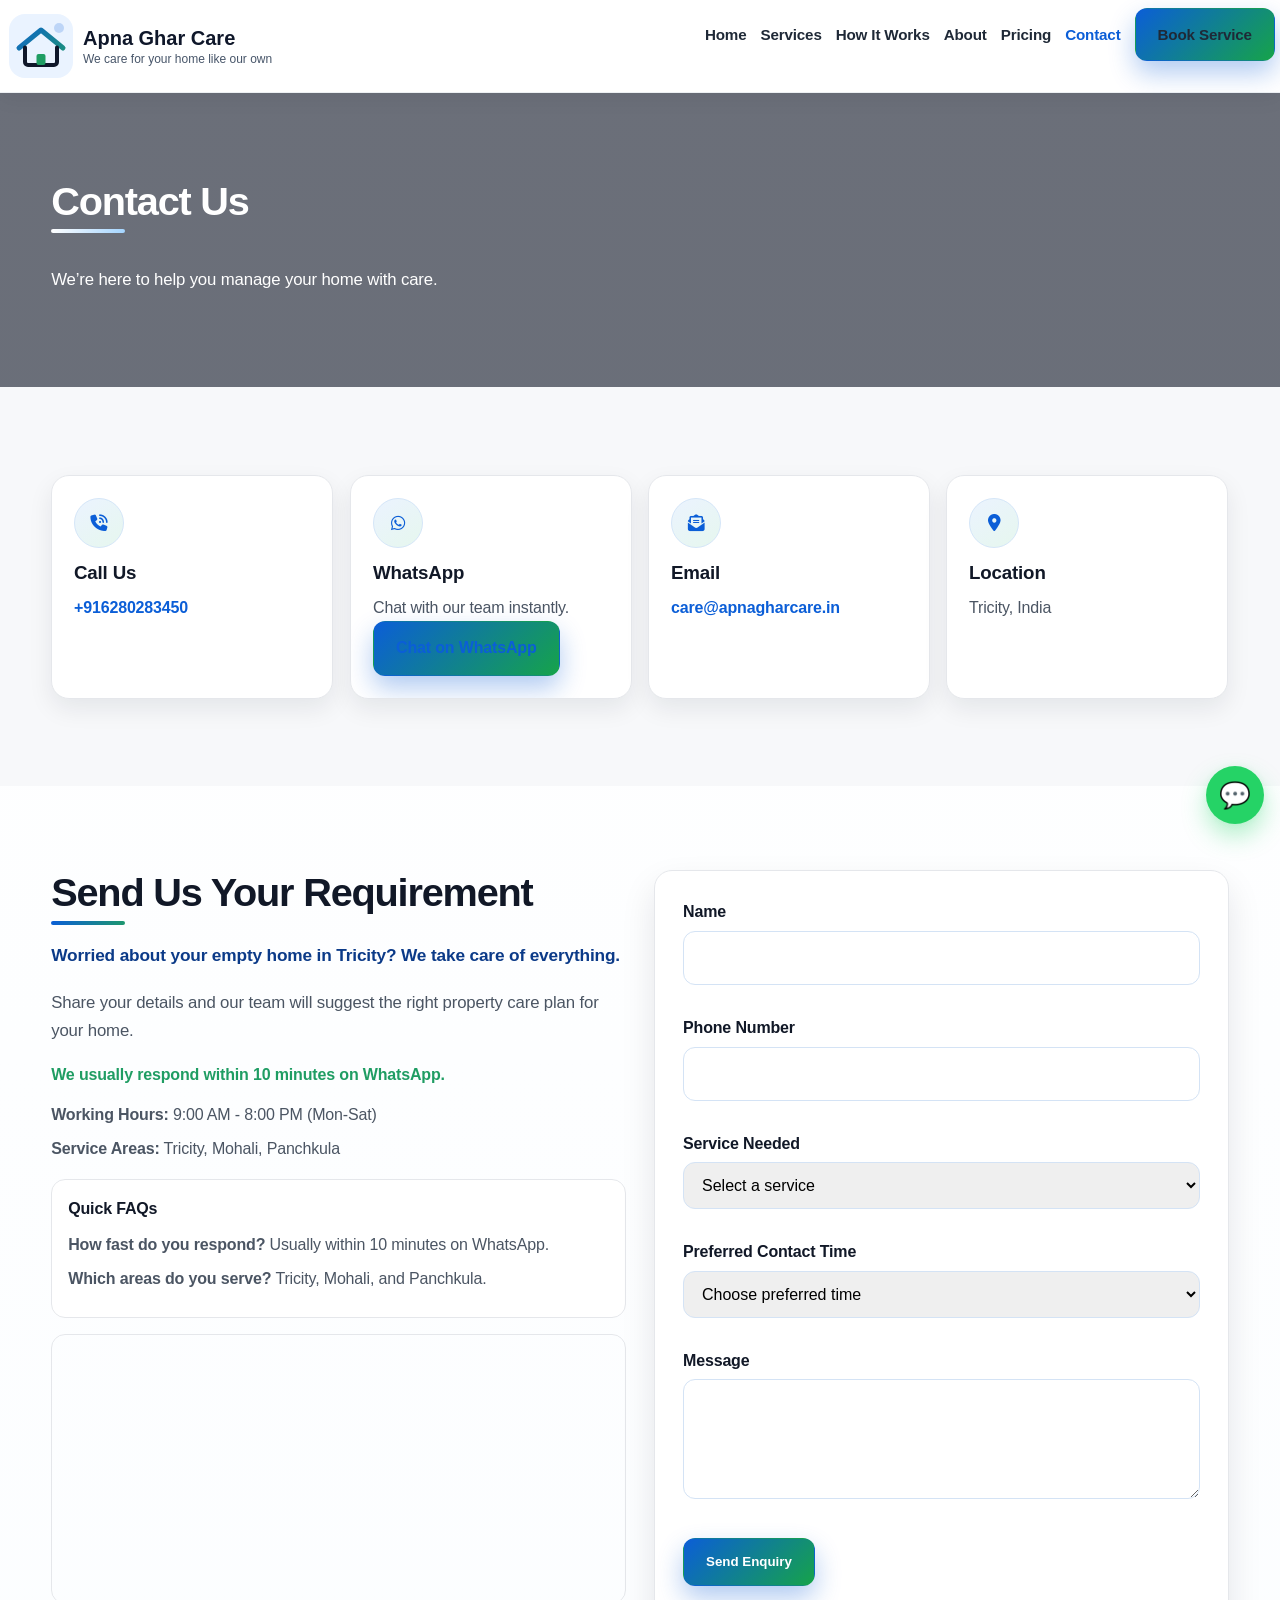
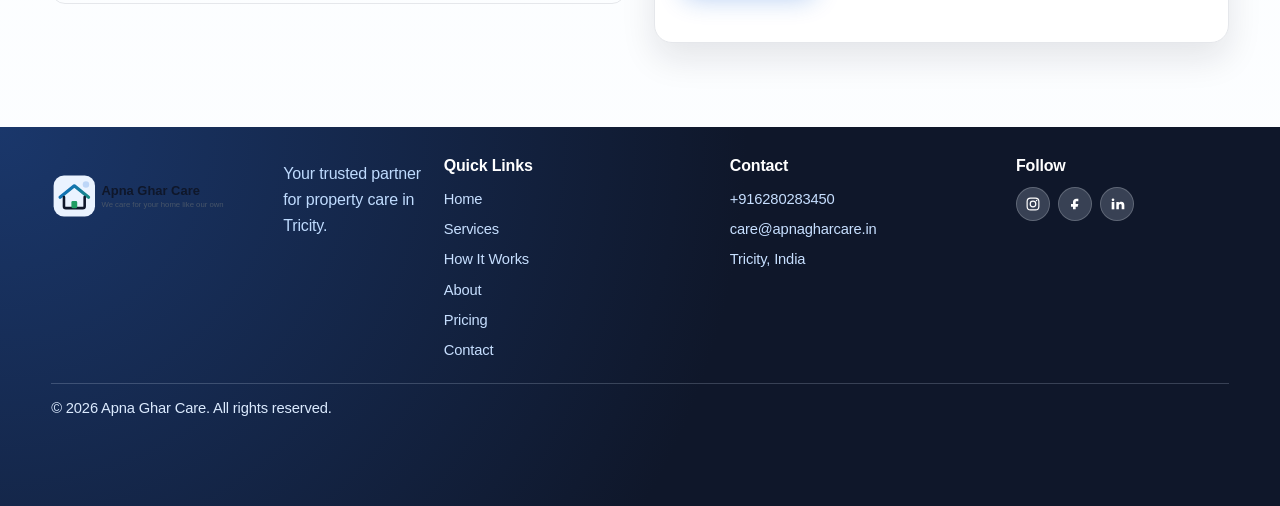
<file: contact.html>
<!DOCTYPE html>
<html lang="en">
  <head>
    <meta charset="UTF-8" />
    <meta name="viewport" content="width=device-width, initial-scale=1.0" />
    <title>Contact | Property Management Tricity - Apna Ghar Care</title>
    <meta
      name="description"
      content="Contact Apna Ghar Care for trusted Property Management Tricity and NRI Property Care Tricity. Call, WhatsApp, or submit the enquiry form."
    />
    <meta
      name="keywords"
      content="Property Management Tricity, NRI Property Care Tricity, Home Maintenance Tricity"
    />
    <link rel="icon" type="image/svg+xml" href="assets/logo.svg" />
    <link
      rel="stylesheet"
      href="https://cdnjs.cloudflare.com/ajax/libs/font-awesome/6.5.2/css/all.min.css"
    />
    <link rel="stylesheet" href="styles.css" />
  </head>
  <body class="page-contact">
    <div id="preloader" class="preloader">
      <div class="loader-dot"></div>
    </div>
    <header class="topbar">
      <div class="container nav-wrap">
        <a href="index.html" class="brand">
          <img src="assets/logo.svg" alt="Apna Ghar Care logo" />
        </a>
        <button class="menu-toggle" aria-label="Open menu">☰</button>
        <nav class="nav-links">
          <a href="index.html">Home</a>
          <a href="services.html">Services</a>
          <a href="how-it-works.html">How It Works</a>
          <a href="about.html">About</a>
          <a href="pricing.html">Pricing</a>
          <a class="active" href="contact.html">Contact</a>
          <a class="btn btn-primary" href="contact.html">Book Service</a>
        </nav>
      </div>
    </header>

    <main>
      <section class="contact-hero section-transition">
        <div class="contact-hero-overlay"></div>
        <div class="container contact-hero-content">
          <h1 class="section-title">Contact Us</h1>
          <p class="section-text">
            We’re here to help you manage your home with care.
          </p>
        </div>
      </section>

      <section class="section soft-bg section-transition">
        <div class="container">
          <div class="contact-cards">
            <article class="contact-card" data-reveal>
              <span class="contact-card-icon"><i class="fa-solid fa-phone-volume" aria-hidden="true"></i></span>
              <h3>Call Us</h3>
              <p><a href="tel:+916280283450">+916280283450</a></p>
            </article>
            <article class="contact-card" data-reveal>
              <span class="contact-card-icon"><i class="fa-brands fa-whatsapp" aria-hidden="true"></i></span>
              <h3>WhatsApp</h3>
              <p>Chat with our team instantly.</p>
              <a
                class="btn btn-primary"
                href="https://wa.me/919876543210?text=Hi%20Apna%20Ghar%20Care%2C%20I%20want%20a%20free%20inspection."
                target="_blank"
                rel="noopener noreferrer"
              >
                Chat on WhatsApp
              </a>
            </article>
            <article class="contact-card" data-reveal>
              <span class="contact-card-icon"><i class="fa-solid fa-envelope-open-text" aria-hidden="true"></i></span>
              <h3>Email</h3>
              <p><a href="mailto:care@apnagharcare.in">care@apnagharcare.in</a></p>
            </article>
            <article class="contact-card" data-reveal>
              <span class="contact-card-icon"><i class="fa-solid fa-location-dot" aria-hidden="true"></i></span>
              <h3>Location</h3>
              <p>Tricity, India</p>
            </article>
          </div>
        </div>
      </section>

      <section class="section section-transition">
        <div class="container contact-grid">
          <section data-reveal>
            <h2 class="section-title">Send Us Your Requirement</h2>
            <p class="emotional-hook">
              Worried about your empty home in Tricity? We take care of everything.
            </p>
            <p class="section-text">
              Share your details and our team will suggest the right property
              care plan for your home.
            </p>
            <p class="quick-reply">We usually respond within 10 minutes on WhatsApp.</p>
            <ul class="info-list">
              <li><strong>Working Hours:</strong> 9:00 AM - 8:00 PM (Mon-Sat)</li>
              <li><strong>Service Areas:</strong> Tricity, Mohali, Panchkula</li>
            </ul>
            <div class="faq-mini">
              <h3>Quick FAQs</h3>
              <p><strong>How fast do you respond?</strong> Usually within 10 minutes on WhatsApp.</p>
              <p><strong>Which areas do you serve?</strong> Tricity, Mohali, and Panchkula.</p>
            </div>
            <div class="map-wrap">
              <iframe
                title="Tricity location"
                src="https://www.google.com/maps?q=Tricity%2C%20India&output=embed"
                loading="lazy"
              ></iframe>
            </div>
          </section>

          <section data-reveal>
            <form id="contactForm" novalidate>
              <div class="form-group">
                <label for="name">Name</label>
                <input id="name" name="name" type="text" required />
                <small class="error" id="nameError"></small>
              </div>
              <div class="form-group">
                <label for="phone">Phone Number</label>
                <input id="phone" name="phone" type="tel" required />
                <small class="error" id="phoneError"></small>
              </div>
              <div class="form-group">
                <label for="serviceNeeded">Service Needed</label>
                <select id="serviceNeeded" name="serviceNeeded" required>
                  <option value="">Select a service</option>
                  <option value="inspection">Property Inspection</option>
                  <option value="cleaning">Cleaning and Maintenance</option>
                  <option value="tenant">Tenant Management</option>
                  <option value="full">Full Property Management</option>
                </select>
                <small class="error" id="serviceError"></small>
              </div>
              <div class="form-group">
                <label for="contactTime">Preferred Contact Time</label>
                <select id="contactTime" name="contactTime" required>
                  <option value="">Choose preferred time</option>
                  <option value="morning">Morning (9 AM - 12 PM)</option>
                  <option value="afternoon">Afternoon (12 PM - 4 PM)</option>
                  <option value="evening">Evening (4 PM - 8 PM)</option>
                </select>
                <small class="error" id="timeError"></small>
              </div>
              <div class="form-group">
                <label for="message">Message</label>
                <textarea id="message" name="message" required></textarea>
                <small class="error" id="messageError"></small>
              </div>
              <button class="btn btn-primary" type="submit">Send Enquiry</button>
              <p class="form-success" id="formSuccess"></p>
            </form>
          </section>
        </div>
      </section>
    </main>

    <footer class="footer">
      <div class="container footer-grid">
        <div class="footer-brand">
          <img src="assets/logo.svg" alt="Apna Ghar Care logo" />
          <p>Your trusted partner for property care in Tricity.</p>
        </div>
        <div class="footer-links">
          <h4>Quick Links</h4>
          <a href="index.html">Home</a>
          <a href="services.html">Services</a>
          <a href="how-it-works.html">How It Works</a>
          <a href="about.html">About</a>
          <a href="pricing.html">Pricing</a>
          <a href="contact.html">Contact</a>
        </div>
        <div class="footer-links">
          <h4>Contact</h4>
          <a href="tel:+916280283450">+916280283450</a>
          <a href="mailto:care@apnagharcare.in">care@apnagharcare.in</a>
          <span>Tricity, India</span>
        </div>
        <div class="footer-links">
          <h4>Follow</h4>
          <div class="social-row">
            <a href="#" aria-label="Instagram">
              <svg viewBox="0 0 24 24" aria-hidden="true">
                <rect x="3.2" y="3.2" width="17.6" height="17.6" rx="5.2" fill="none" stroke="currentColor" stroke-width="1.8"/>
                <circle cx="12" cy="12" r="4.2" fill="none" stroke="currentColor" stroke-width="1.8"/>
                <circle cx="17.4" cy="6.7" r="1.2" fill="currentColor"/>
              </svg>
            </a>
            <a href="#" aria-label="Facebook">
              <svg viewBox="0 0 24 24" aria-hidden="true">
                <path d="M14 8h3V4h-3c-3 0-5 2-5 5v3H6v4h3v4h4v-4h3l1-4h-4V9c0-.6.4-1 1-1z" fill="currentColor"/>
              </svg>
            </a>
            <a href="#" aria-label="LinkedIn">
              <svg viewBox="0 0 24 24" aria-hidden="true">
                <rect x="4" y="9" width="4" height="11" fill="currentColor"/>
                <circle cx="6" cy="5.8" r="2" fill="currentColor"/>
                <path d="M11 9h3.8v1.6c.7-1.1 2-1.9 3.8-1.9 3.2 0 4.4 2 4.4 5.2V20h-4v-5.2c0-1.5-.3-2.7-2-2.7-1.7 0-2.2 1.3-2.2 2.6V20H11V9z" fill="currentColor"/>
              </svg>
            </a>
          </div>
        </div>
      </div>
      <div class="container footer-copy">
        <span>© 2026 Apna Ghar Care. All rights reserved.</span>
      </div>
    </footer>

    <a class="wa-float" href="https://wa.me/919876543210?text=Hi%20Apna%20Ghar%20Care%2C%20I%20want%20a%20free%20inspection." target="_blank" rel="noopener noreferrer" aria-label="Chat on WhatsApp">💬</a>
    <div class="sticky-mobile-cta">
      <a href="tel:+916280283450">📞 Call Now</a>
      <a href="https://wa.me/919876543210?text=Hi%20Apna%20Ghar%20Care%2C%20I%20want%20a%20free%20inspection." target="_blank" rel="noopener noreferrer">💬 WhatsApp</a>
    </div>
    <button id="backToTop" class="back-to-top" aria-label="Back to top">↑</button>
    <script src="script.js"></script>
  </body>
</html>
</file>
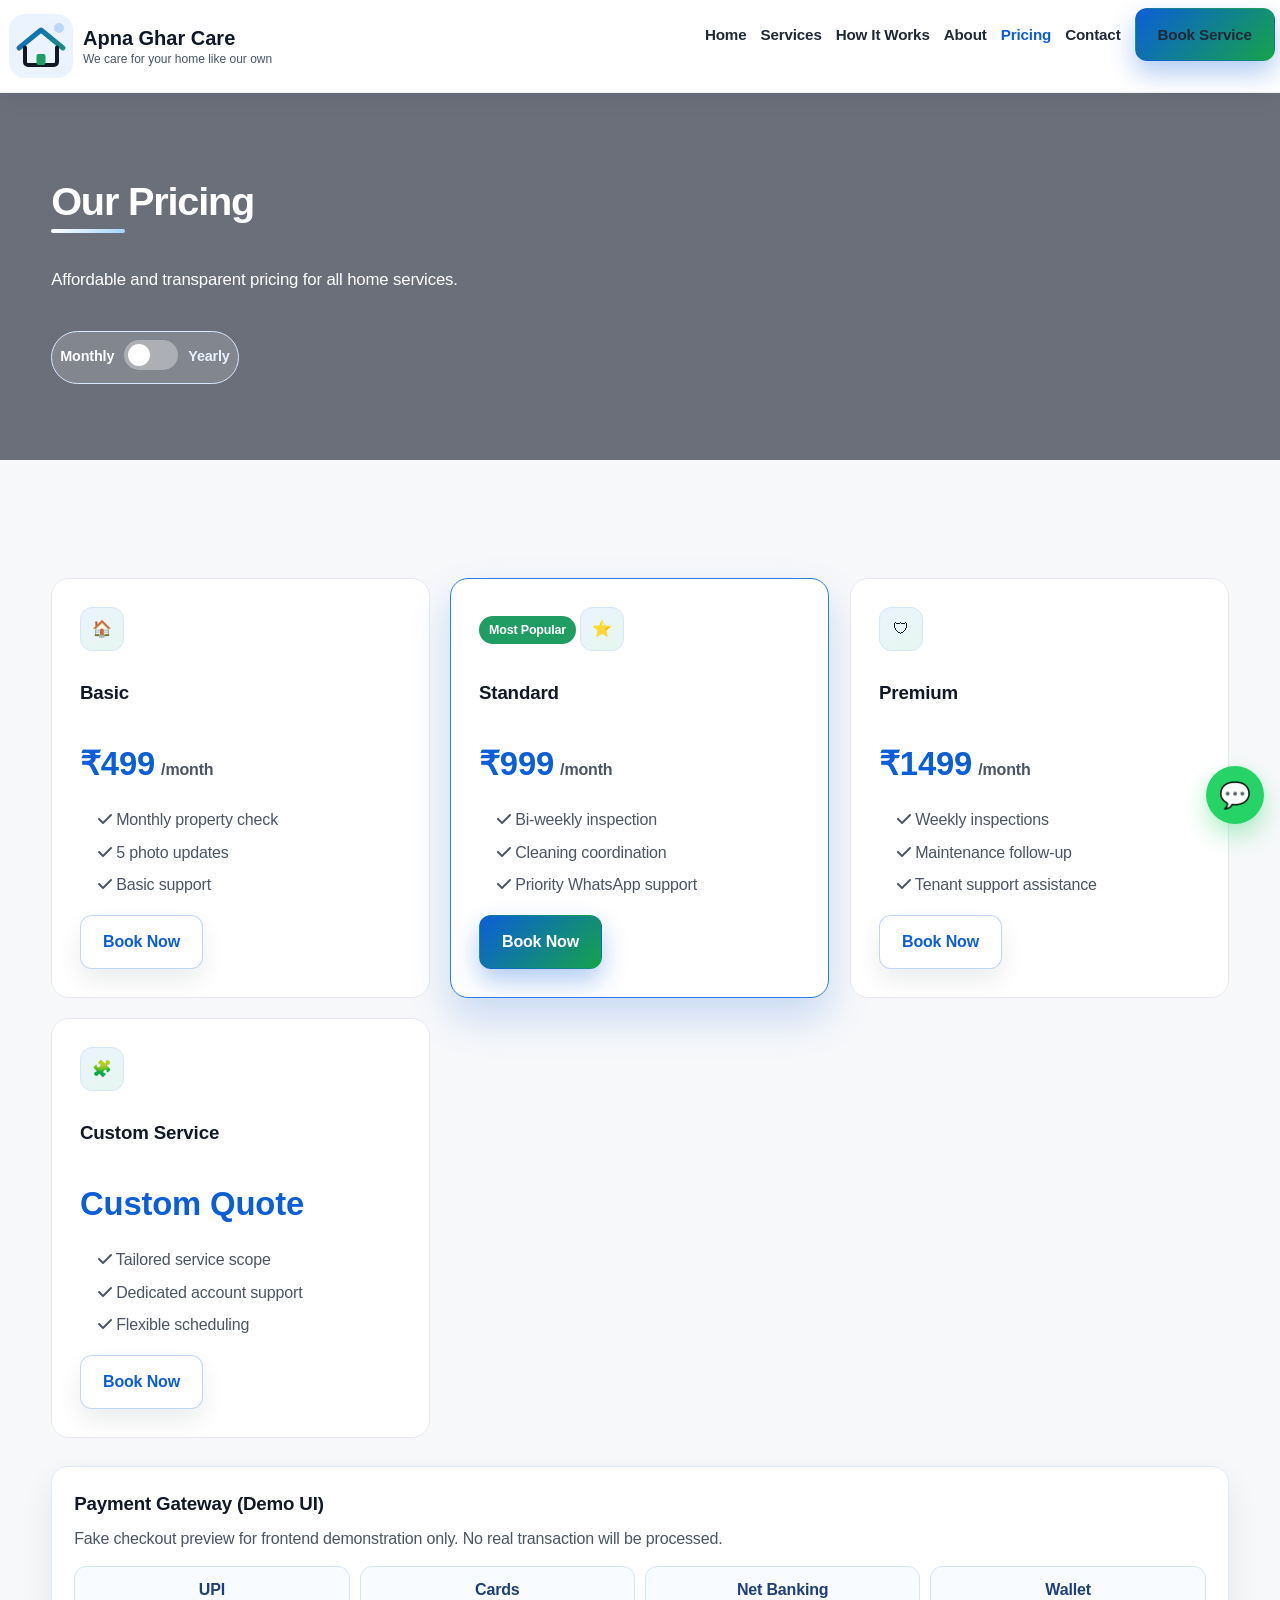
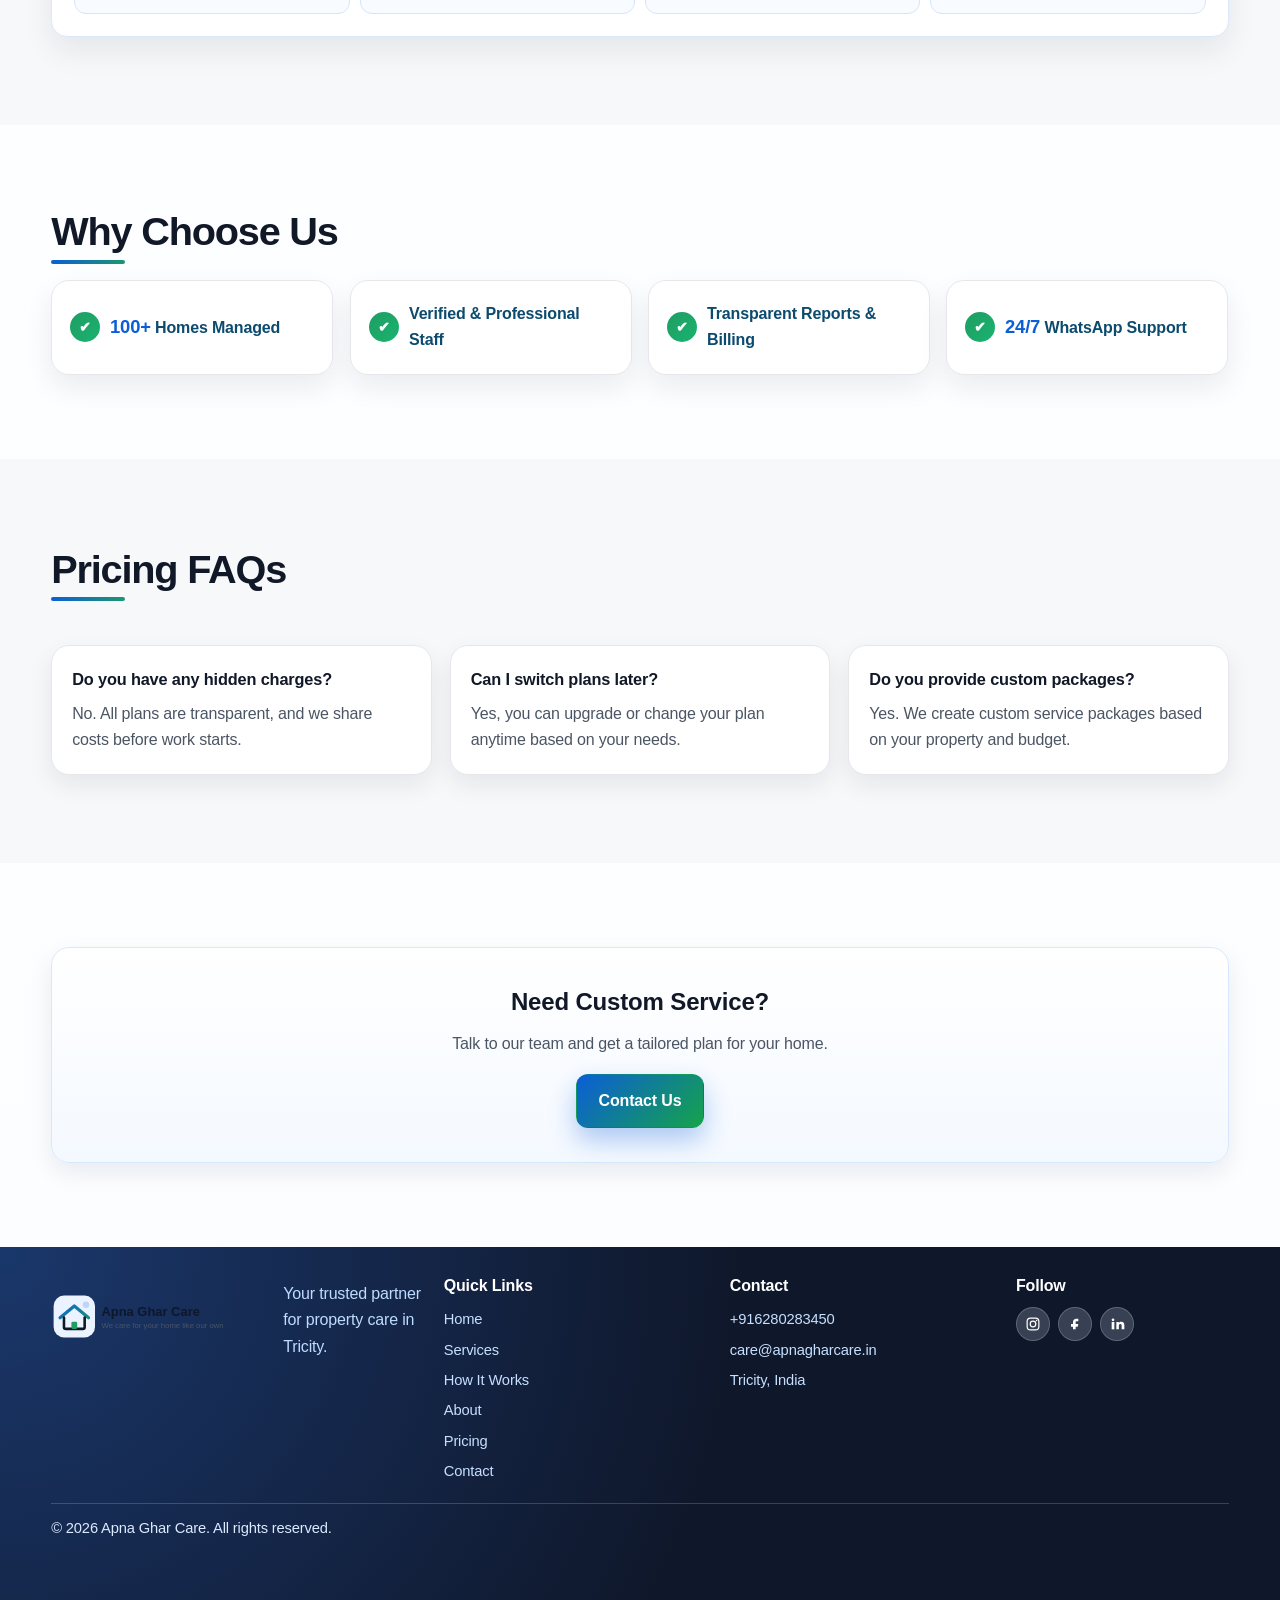
<file: pricing.html>
<!DOCTYPE html>
<html lang="en">
  <head>
    <meta charset="UTF-8" />
    <meta name="viewport" content="width=device-width, initial-scale=1.0" />
    <title>Our Pricing | Apna Ghar Care</title>
    <meta
      name="description"
      content="Affordable and transparent pricing for home services in Tricity. Choose Basic, Standard, Premium, or Custom plans with Apna Ghar Care."
    />
    <meta
      name="keywords"
      content="Pricing Tricity, Home Service Pricing Tricity, Property Management Tricity"
    />
    <link rel="icon" type="image/svg+xml" href="assets/logo.svg" />
    <link
      rel="stylesheet"
      href="https://cdnjs.cloudflare.com/ajax/libs/font-awesome/6.5.2/css/all.min.css"
    />
    <link rel="stylesheet" href="styles.css" />
    <style>
      .pricing-toggle-wrap {
        margin-top: 20px;
        display: inline-flex;
        align-items: center;
        gap: 10px;
        padding: 8px;
        border-radius: 999px;
        border: 1px solid #d7e7ff;
        background: rgba(255, 255, 255, 0.16);
      }

      .toggle-label {
        font-weight: 700;
        color: #e8f2ff;
        font-size: 0.9rem;
      }

      .toggle-label.active {
        color: #ffffff;
      }

      .pricing-switch {
        position: relative;
        width: 54px;
        height: 30px;
        display: inline-block;
      }

      .pricing-switch input {
        opacity: 0;
        width: 0;
        height: 0;
      }

      .switch-slider {
        position: absolute;
        inset: 0;
        border-radius: 999px;
        background: rgba(255, 255, 255, 0.34);
        cursor: pointer;
        transition: background 0.25s ease;
      }

      .switch-slider::before {
        content: "";
        position: absolute;
        width: 22px;
        height: 22px;
        border-radius: 50%;
        left: 4px;
        top: 4px;
        background: #ffffff;
        transition: transform 0.25s ease;
      }

      .pricing-switch input:checked + .switch-slider::before {
        transform: translateX(24px);
      }

      .pricing-switch input:checked + .switch-slider {
        background: rgba(31, 157, 99, 0.62);
      }

      .price-row {
        display: flex;
        align-items: baseline;
        gap: 6px;
      }

      .price-period {
        color: var(--muted);
        font-weight: 600;
      }

      .save-tag {
        margin: 6px 0 0;
        display: none;
        color: #0f9f61;
        font-weight: 700;
        font-size: 0.86rem;
      }

      .save-tag.show {
        display: block;
      }

      .payment-demo {
        margin-top: 28px;
        border: 1px solid #dbe7fb;
        border-radius: 16px;
        background: #fff;
        box-shadow: 0 14px 30px rgba(17, 24, 39, 0.08);
        padding: 22px;
      }

      .payment-demo h3 {
        margin: 0 0 6px;
      }

      .payment-demo p {
        margin: 0 0 14px;
        color: var(--muted);
      }

      .payment-options {
        display: grid;
        grid-template-columns: repeat(4, 1fr);
        gap: 10px;
      }

      .payment-pill {
        border: 1px solid #d6e5fb;
        border-radius: 12px;
        padding: 10px;
        text-align: center;
        font-weight: 700;
        color: #1f3f7a;
        background: #f8fbff;
      }

      @media (max-width: 780px) {
        .payment-options {
          grid-template-columns: repeat(2, 1fr);
        }
      }
    </style>
  </head>
  <body class="page-pricing">
    <div id="preloader" class="preloader">
      <div class="loader-dot"></div>
    </div>

    <header class="topbar">
      <div class="container nav-wrap">
        <a href="index.html" class="brand">
          <img src="assets/logo.svg" alt="Apna Ghar Care logo" />
        </a>
        <button class="menu-toggle" aria-label="Open menu">☰</button>
        <nav class="nav-links">
          <a href="index.html">Home</a>
          <a href="services.html">Services</a>
          <a href="how-it-works.html">How It Works</a>
          <a href="about.html">About</a>
          <a class="active" href="pricing.html">Pricing</a>
          <a href="contact.html">Contact</a>
          <a class="btn btn-primary" href="contact.html">Book Service</a>
        </nav>
      </div>
    </header>

    <main>
      <section class="pricing-hero section-transition">
        <div class="pricing-hero-overlay"></div>
        <div class="container pricing-hero-content">
          <h1 class="section-title">Our Pricing</h1>
          <p class="section-text">
            Affordable and transparent pricing for all home services.
          </p>
          <div class="pricing-toggle-wrap" data-reveal>
            <span id="monthlyLabel" class="toggle-label active">Monthly</span>
            <label class="pricing-switch" aria-label="Toggle monthly or yearly pricing">
              <input id="pricingToggle" type="checkbox" />
              <span class="switch-slider"></span>
            </label>
            <span id="yearlyLabel" class="toggle-label">Yearly</span>
          </div>
        </div>
      </section>

      <section class="section soft-bg section-transition">
        <div class="container">
          <div class="pricing-grid pricing-page-grid">
            <article class="pricing-card" data-reveal>
              <span class="plan-icon">🏠</span>
              <h3>Basic</h3>
              <div class="price-row">
                <p class="price" data-monthly="499" data-yearly="4499">₹499</p>
                <span class="price-period">/month</span>
              </div>
              <p class="save-tag">Save 20% on yearly plan</p>
              <ul class="feature-list">
                <li><i class="fa-solid fa-check"></i> Monthly property check</li>
                <li><i class="fa-solid fa-check"></i> 5 photo updates</li>
                <li><i class="fa-solid fa-check"></i> Basic support</li>
              </ul>
              <a class="btn btn-secondary plan-book" data-plan="Basic" href="#">Book Now</a>
            </article>

            <article class="pricing-card highlight" data-reveal>
              <p class="popular-tag">Most Popular</p>
              <span class="plan-icon">⭐</span>
              <h3>Standard</h3>
              <div class="price-row">
                <p class="price" data-monthly="999" data-yearly="8999">₹999</p>
                <span class="price-period">/month</span>
              </div>
              <p class="save-tag">Save 20% on yearly plan</p>
              <ul class="feature-list">
                <li><i class="fa-solid fa-check"></i> Bi-weekly inspection</li>
                <li><i class="fa-solid fa-check"></i> Cleaning coordination</li>
                <li><i class="fa-solid fa-check"></i> Priority WhatsApp support</li>
              </ul>
              <a class="btn btn-primary plan-book" data-plan="Standard" href="#">Book Now</a>
            </article>

            <article class="pricing-card" data-reveal>
              <span class="plan-icon">🛡</span>
              <h3>Premium</h3>
              <div class="price-row">
                <p class="price" data-monthly="1499" data-yearly="12999">₹1499</p>
                <span class="price-period">/month</span>
              </div>
              <p class="save-tag">Save 20% on yearly plan</p>
              <ul class="feature-list">
                <li><i class="fa-solid fa-check"></i> Weekly inspections</li>
                <li><i class="fa-solid fa-check"></i> Maintenance follow-up</li>
                <li><i class="fa-solid fa-check"></i> Tenant support assistance</li>
              </ul>
              <a class="btn btn-secondary plan-book" data-plan="Premium" href="#">Book Now</a>
            </article>

            <article class="pricing-card" data-reveal>
              <span class="plan-icon">🧩</span>
              <h3>Custom Service</h3>
              <div class="price-row">
                <p class="price">Custom Quote</p>
              </div>
              <ul class="feature-list">
                <li><i class="fa-solid fa-check"></i> Tailored service scope</li>
                <li><i class="fa-solid fa-check"></i> Dedicated account support</li>
                <li><i class="fa-solid fa-check"></i> Flexible scheduling</li>
              </ul>
              <a class="btn btn-secondary plan-book" data-plan="Custom Service" href="#">Book Now</a>
            </article>
          </div>

          <div class="payment-demo" data-reveal>
            <h3>Payment Gateway (Demo UI)</h3>
            <p>
              Fake checkout preview for frontend demonstration only. No real transaction will be processed.
            </p>
            <div class="payment-options">
              <div class="payment-pill">UPI</div>
              <div class="payment-pill">Cards</div>
              <div class="payment-pill">Net Banking</div>
              <div class="payment-pill">Wallet</div>
            </div>
          </div>
        </div>
      </section>

      <section class="section section-transition">
        <div class="container">
          <h2 class="section-title" data-reveal>Why Choose Us</h2>
          <div class="trust-badges">
            <article class="badge" data-reveal>
              <span class="badge-mark">✔</span>
              <span><b class="badge-metric">100+</b> Homes Managed</span>
            </article>
            <article class="badge" data-reveal>
              <span class="badge-mark">✔</span>
              <span>Verified &amp; Professional Staff</span>
            </article>
            <article class="badge" data-reveal>
              <span class="badge-mark">✔</span>
              <span>Transparent Reports &amp; Billing</span>
            </article>
            <article class="badge" data-reveal>
              <span class="badge-mark">✔</span>
              <span><b class="badge-metric">24/7</b> WhatsApp Support</span>
            </article>
          </div>
        </div>
      </section>

      <section class="section soft-bg section-transition">
        <div class="container">
          <h2 class="section-title" data-reveal>Pricing FAQs</h2>
          <div class="faq-grid">
            <article class="faq-card" data-reveal>
              <h3>Do you have any hidden charges?</h3>
              <p>No. All plans are transparent, and we share costs before work starts.</p>
            </article>
            <article class="faq-card" data-reveal>
              <h3>Can I switch plans later?</h3>
              <p>Yes, you can upgrade or change your plan anytime based on your needs.</p>
            </article>
            <article class="faq-card" data-reveal>
              <h3>Do you provide custom packages?</h3>
              <p>Yes. We create custom service packages based on your property and budget.</p>
            </article>
          </div>
        </div>
      </section>

      <section class="section section-transition">
        <div class="container cta-block" data-reveal>
          <h2>Need Custom Service?</h2>
          <p>Talk to our team and get a tailored plan for your home.</p>
          <a class="btn btn-primary" href="contact.html">Contact Us</a>
        </div>
      </section>
    </main>

    <footer class="footer">
      <div class="container footer-grid">
        <div class="footer-brand">
          <img src="assets/logo.svg" alt="Apna Ghar Care logo" />
          <p>Your trusted partner for property care in Tricity.</p>
        </div>
        <div class="footer-links">
          <h4>Quick Links</h4>
          <a href="index.html">Home</a>
          <a href="services.html">Services</a>
          <a href="how-it-works.html">How It Works</a>
          <a href="about.html">About</a>
          <a href="pricing.html">Pricing</a>
          <a href="contact.html">Contact</a>
        </div>
        <div class="footer-links">
          <h4>Contact</h4>
          <a href="tel:+916280283450">+916280283450</a>
          <a href="mailto:care@apnagharcare.in">care@apnagharcare.in</a>
          <span>Tricity, India</span>
        </div>
        <div class="footer-links">
          <h4>Follow</h4>
          <div class="social-row">
            <a href="#" aria-label="Instagram">
              <svg viewBox="0 0 24 24" aria-hidden="true">
                <rect x="3.2" y="3.2" width="17.6" height="17.6" rx="5.2" fill="none" stroke="currentColor" stroke-width="1.8"/>
                <circle cx="12" cy="12" r="4.2" fill="none" stroke="currentColor" stroke-width="1.8"/>
                <circle cx="17.4" cy="6.7" r="1.2" fill="currentColor"/>
              </svg>
            </a>
            <a href="#" aria-label="Facebook">
              <svg viewBox="0 0 24 24" aria-hidden="true">
                <path d="M14 8h3V4h-3c-3 0-5 2-5 5v3H6v4h3v4h4v-4h3l1-4h-4V9c0-.6.4-1 1-1z" fill="currentColor"/>
              </svg>
            </a>
            <a href="#" aria-label="LinkedIn">
              <svg viewBox="0 0 24 24" aria-hidden="true">
                <rect x="4" y="9" width="4" height="11" fill="currentColor"/>
                <circle cx="6" cy="5.8" r="2" fill="currentColor"/>
                <path d="M11 9h3.8v1.6c.7-1.1 2-1.9 3.8-1.9 3.2 0 4.4 2 4.4 5.2V20h-4v-5.2c0-1.5-.3-2.7-2-2.7-1.7 0-2.2 1.3-2.2 2.6V20H11V9z" fill="currentColor"/>
              </svg>
            </a>
          </div>
        </div>
      </div>
      <div class="container footer-copy">
        <span>© 2026 Apna Ghar Care. All rights reserved.</span>
      </div>
    </footer>

    <a class="wa-float" href="https://wa.me/919876543210?text=Hi%20Apna%20Ghar%20Care%2C%20I%20want%20a%20free%20inspection." target="_blank" rel="noopener noreferrer" aria-label="Chat on WhatsApp">💬</a>
    <div class="sticky-mobile-cta">
      <a href="tel:+916280283450">📞 Call Now</a>
      <a href="https://wa.me/919876543210?text=Hi%20Apna%20Ghar%20Care%2C%20I%20want%20a%20free%20inspection." target="_blank" rel="noopener noreferrer">💬 WhatsApp</a>
    </div>
    <button id="backToTop" class="back-to-top" aria-label="Back to top">↑</button>

    <script src="script.js"></script>
    <script>
      // Pricing toggle + WhatsApp booking links for plans.
      const pricingToggle = document.getElementById("pricingToggle");
      const monthlyLabel = document.getElementById("monthlyLabel");
      const yearlyLabel = document.getElementById("yearlyLabel");
      const priceNodes = document.querySelectorAll(".pricing-card .price[data-monthly]");
      const periodNodes = document.querySelectorAll(".price-period");
      const saveTags = document.querySelectorAll(".save-tag");
      const bookButtons = document.querySelectorAll(".plan-book");
      const whatsappNumber = "916280283450";

      const updatePricingState = () => {
        const yearly = pricingToggle.checked;
        monthlyLabel.classList.toggle("active", !yearly);
        yearlyLabel.classList.toggle("active", yearly);

        priceNodes.forEach((node) => {
          const value = yearly ? node.dataset.yearly : node.dataset.monthly;
          node.textContent = `₹${value}`;
        });

        periodNodes.forEach((period) => {
          period.textContent = yearly ? "/year" : "/month";
        });

        saveTags.forEach((tag) => {
          tag.classList.toggle("show", yearly);
        });
      };

      pricingToggle.addEventListener("change", updatePricingState);
      updatePricingState();

      bookButtons.forEach((button) => {
        button.addEventListener("click", (event) => {
          event.preventDefault();
          const plan = button.dataset.plan || "selected";
          const cycle = pricingToggle.checked ? "yearly" : "monthly";
          const params = new URLSearchParams({
            plan,
            billing: cycle,
            source: "pricing",
            phone: whatsappNumber,
          });
          window.location.href = `contact.html?${params.toString()}#contactForm`;
        });
      });
    </script>
  </body>
</html>
</file>
<file: styles.css>
:root {
  --blue: #0b5ed7;
  --green: #1f9d63;
  --dark: #111827;
  --muted: #4b5563;
  --white: #ffffff;
  --light: #f7f8fa;
  --border: #e5e7eb;
  --shadow: 0 10px 24px rgba(17, 24, 39, 0.08);
  --shadow-lg: 0 22px 50px rgba(17, 24, 39, 0.12);
  --shadow-xl: 0 32px 70px rgba(17, 24, 39, 0.16);
  --radius: 18px;
}

* {
  box-sizing: border-box;
}

html {
  scroll-behavior: smooth;
}

body {
  margin: 0;
  font-family: "Inter", Arial, sans-serif;
  color: var(--dark);
  background: linear-gradient(180deg, #ffffff 0%, #fbfdff 100%);
  line-height: 1.65;
  letter-spacing: -0.01em;
}

h1,
h2,
h3,
h4,
h5,
h6 {
  font-family: "Poppins", "Inter", Arial, sans-serif;
}

body.loading {
  overflow: hidden;
}

body.lightbox-open {
  overflow: hidden;
}

a {
  color: inherit;
  text-decoration: none;
}

.container {
  width: min(1180px, 92%);
  margin: 0 auto;
}

.section {
  padding: 84px 0;
}

.hero + .section {
  padding-top: 72px;
}

.section.soft-bg {
  padding-top: 88px;
  padding-bottom: 88px;
}

.section-title {
  margin: 0 0 16px;
  font-size: clamp(2rem, 3.1vw, 2.65rem);
  line-height: 1.12;
  letter-spacing: -0.03em;
  font-weight: 800;
  position: relative;
  display: inline-block;
  padding-bottom: 10px;
}

.section-title::after {
  content: "";
  position: absolute;
  left: 0;
  bottom: 0;
  width: 74px;
  height: 4px;
  border-radius: 999px;
  background: linear-gradient(110deg, var(--blue), var(--green), var(--blue));
  background-size: 220% 220%;
  animation: accentFlow 4s linear infinite;
}

.section-text {
  max-width: 740px;
  color: var(--muted);
  font-size: 1.05rem;
}

.topbar {
  position: sticky;
  top: 0;
  z-index: 100;
  background: rgba(255, 255, 255, 0.82);
  border-bottom: 1px solid #edf0f3;
  backdrop-filter: blur(14px);
  box-shadow: 0 6px 20px rgba(17, 24, 39, 0.05);
}

.topbar.scrolled {
  box-shadow: 0 16px 36px rgba(17, 24, 39, 0.14);
  background: rgba(255, 255, 255, 0.98);
}

.topbar.scrolled .nav-links .btn-primary {
  transform: translateY(-1px);
  box-shadow: 0 16px 34px rgba(11, 94, 215, 0.4);
  animation: ctaPulse 1.8s ease-in-out infinite;
}

.topbar.scrolled .nav-cta-note {
  color: #0f4aa3;
}

.topbar .container {
  width: min(1440px, 99.2%);
}

.nav-wrap {
  min-height: 88px;
  display: flex;
  align-items: flex-start;
  justify-content: space-between;
  gap: 10px;
  padding-top: 8px;
  padding-bottom: 8px;
}

.brand {
  display: flex;
  flex-direction: row;
  align-items: flex-start;
  justify-content: flex-start;
  gap: 8px;
  margin-right: auto;
  color: var(--blue);
  font-weight: 800;
  font-size: 1.05rem;
  text-align: left;
}

.brand img {
  width: auto;
  height: 76px;
  max-width: 340px;
  object-fit: contain;
  border-radius: 0;
  box-shadow: none;
  display: block;
}

.brand-text {
  display: flex;
  flex-direction: column;
  line-height: 1.15;
  align-items: flex-start;
  justify-content: flex-start;
  margin-top: 4px;
}

.brand small {
  color: var(--muted);
  font-weight: 500;
  font-size: 0.78rem;
}

.menu-toggle {
  display: none;
  border: 0;
  font-size: 1.45rem;
  background: transparent;
}

.nav-links {
  display: flex;
  align-items: center;
  align-content: center;
  flex-wrap: wrap;
  gap: 14px;
  margin-left: 4px;
}

.nav-links a {
  color: #1f2937;
  font-weight: 600;
  font-size: 0.95rem;
}

.nav-links a:hover {
  color: var(--blue);
}

.nav-links a.active {
  color: var(--blue);
}

.nav-cta-note {
  width: 100%;
  margin-top: -4px;
  font-size: 0.78rem;
  font-weight: 600;
  color: #4b5563;
  display: inline-flex;
  align-items: center;
  gap: 6px;
}

.btn {
  display: inline-flex;
  align-items: center;
  justify-content: center;
  gap: 8px;
  border-radius: 12px;
  padding: 13px 22px;
  font-weight: 700;
  border: 1px solid transparent;
  transition: transform 0.3s ease, box-shadow 0.3s ease, filter 0.3s ease,
    background 0.3s ease, border-color 0.3s ease, color 0.3s ease;
  cursor: pointer;
  position: relative;
  overflow: hidden;
  min-height: 48px;
  touch-action: manipulation;
}

.btn:hover {
  transform: translateY(-2px) scale(1.02);
  filter: saturate(1.05);
  box-shadow: var(--shadow-lg);
}

.btn-primary {
  background: linear-gradient(135deg, #0b5ed7, #16a34a);
  color: #fff;
  box-shadow: 0 12px 26px rgba(11, 94, 215, 0.32);
}

.btn-primary::after {
  content: "";
  position: absolute;
  top: 0;
  left: -120%;
  width: 90%;
  height: 100%;
  background: linear-gradient(
    110deg,
    rgba(255, 255, 255, 0),
    rgba(255, 255, 255, 0.28),
    rgba(255, 255, 255, 0)
  );
  transition: left 0.55s ease;
}

.btn-primary:hover::after {
  left: 130%;
}

.btn-animated-border {
  isolation: isolate;
}

.btn-animated-border::before {
  content: "";
  position: absolute;
  inset: -1px;
  border-radius: inherit;
  background: linear-gradient(115deg, var(--blue), var(--green), var(--blue));
  background-size: 220% 220%;
  animation: borderWave 3.5s linear infinite;
  z-index: -1;
}

.btn-secondary {
  background: #ffffff;
  border-color: rgba(11, 94, 215, 0.25);
  color: #0b5ed7;
  box-shadow: 0 12px 24px rgba(15, 23, 42, 0.08);
}

.btn-secondary:hover {
  background: #f4f9ff;
  border-color: rgba(11, 94, 215, 0.38);
  box-shadow: 0 18px 34px rgba(15, 23, 42, 0.12);
}

.hero .btn-secondary {
  background: rgba(255, 255, 255, 0.16);
  border-color: rgba(255, 255, 255, 0.62);
  color: #ffffff;
  backdrop-filter: blur(6px);
  box-shadow: 0 12px 26px rgba(2, 6, 23, 0.28);
}

.hero .btn-secondary:hover {
  background: rgba(255, 255, 255, 0.26);
  border-color: rgba(255, 255, 255, 0.86);
}

.hero {
  position: relative;
  padding: 124px 0 108px;
  background-image: url("https://images.unsplash.com/photo-1600585154340-be6161a56a0c?auto=format&fit=crop&w=2000&q=80");
  background-size: cover;
  background-position: center;
  color: #fff;
  overflow: hidden;
  min-height: min(720px, 92vh);
}

.hero-overlay {
  position: absolute;
  inset: 0;
  z-index: 0;
  background: linear-gradient(
    112deg,
    rgba(2, 6, 23, 0.82) 10%,
    rgba(2, 6, 23, 0.62) 52%,
    rgba(11, 94, 215, 0.44) 100%
  );
}

.hero::after {
  content: "";
  position: absolute;
  inset: 0;
  z-index: 0;
  background:
    radial-gradient(900px 520px at 10% 15%, rgba(22, 163, 74, 0.22), rgba(22, 163, 74, 0) 60%),
    radial-gradient(900px 520px at 92% 18%, rgba(59, 130, 246, 0.22), rgba(59, 130, 246, 0) 62%),
    radial-gradient(900px 520px at 60% 88%, rgba(2, 6, 23, 0.35), rgba(2, 6, 23, 0) 62%);
  mix-blend-mode: screen;
  opacity: 0.95;
  pointer-events: none;
}

.contact-hero {
  position: relative;
  padding: 86px 0 76px;
  background-image: url("https://images.unsplash.com/photo-1600047509807-ba8f99d2cdde?auto=format&fit=crop&w=1600&q=80");
  background-size: cover;
  background-position: center;
  color: #fff;
  overflow: hidden;
}

.pricing-hero {
  position: relative;
  padding: 86px 0 76px;
  background-image: url("https://images.unsplash.com/photo-1600607688969-a5bfcd646154?auto=format&fit=crop&w=1600&q=80");
  background-size: cover;
  background-position: center;
  color: #fff;
  overflow: hidden;
}

.pricing-hero-overlay {
  position: absolute;
  inset: 0;
  background: rgba(17, 24, 39, 0.62);
}

.pricing-hero-content {
  position: relative;
  z-index: 1;
}

.pricing-hero .section-title,
.pricing-hero .section-text {
  color: #fff;
  max-width: 700px;
}

.pricing-hero .section-title::after {
  background: linear-gradient(110deg, #ffffff, #9ad0ff, #ffffff);
  background-size: 220% 220%;
}

.contact-hero-overlay {
  position: absolute;
  inset: 0;
  background: rgba(17, 24, 39, 0.62);
}

.contact-hero-content {
  position: relative;
  z-index: 1;
}

.contact-hero .section-title,
.contact-hero .section-text {
  color: #fff;
  max-width: 680px;
}

.contact-hero .section-title::after {
  background: linear-gradient(110deg, #ffffff, #9ad0ff, #ffffff);
  background-size: 220% 220%;
}

.hero-grid {
  position: relative;
  z-index: 1;
  display: grid;
  grid-template-columns: 1.1fr 0.9fr;
  gap: 40px;
  align-items: center;
  animation: heroFadeIn 0.85s ease both;
}

.eyebrow {
  margin: 0 0 10px;
  letter-spacing: 0.08em;
  text-transform: uppercase;
  font-size: 0.78rem;
  font-weight: 600;
}

.hero-kicker {
  display: inline-flex;
  align-items: center;
  gap: 6px;
  border-radius: 999px;
  padding: 6px 12px;
  background: rgba(255, 255, 255, 0.16);
  border: 1px solid rgba(255, 255, 255, 0.32);
}

.hero h1 {
  margin: 0;
  font-size: clamp(2.25rem, 4.8vw, 4.05rem);
  line-height: 1.02;
  letter-spacing: -0.04em;
  text-wrap: balance;
}

.hero-fade {
  animation: heroFadeIn 0.9s ease both;
}

.hero-text {
  margin: 20px 0 34px;
  max-width: 620px;
  color: #e9f3ff;
  font-size: clamp(1.03rem, 1.35vw, 1.16rem);
}

.hero-trustline {
  margin: 14px 0 0;
  color: #dbeafe;
  font-size: 0.95rem;
  font-weight: 700;
  display: inline-flex;
  align-items: center;
  gap: 8px;
}

.hero-cta {
  display: flex;
  gap: 12px;
  flex-wrap: wrap;
}

.glass {
  background: linear-gradient(
    150deg,
    rgba(255, 255, 255, 0.2),
    rgba(255, 255, 255, 0.07)
  );
  border: 1px solid rgba(255, 255, 255, 0.32);
  border-radius: var(--radius);
  padding: 28px;
  backdrop-filter: blur(8px);
  box-shadow: var(--shadow-xl);
}

.hero-panel h3 {
  margin: 0 0 10px;
}

.trust-list {
  margin: 0;
  padding-left: 18px;
}

.trust-list li {
  margin-bottom: 6px;
}

.mini-badges {
  margin-top: 16px;
  display: flex;
  flex-wrap: wrap;
  gap: 8px;
}

.mini-badge {
  display: inline-flex;
  align-items: center;
  border: 1px solid rgba(255, 255, 255, 0.38);
  border-radius: 999px;
  padding: 6px 12px;
  font-size: 0.78rem;
  font-weight: 700;
  color: #f8fbff;
  background: rgba(255, 255, 255, 0.14);
}

.trust-badges {
  display: grid;
  grid-template-columns: repeat(4, 1fr);
  gap: 16px;
}

.badge {
  border: 1px solid var(--border);
  border-radius: var(--radius);
  padding: 20px 18px;
  background: #fff;
  color: #0c4a6e;
  box-shadow: 0 12px 28px rgba(17, 24, 39, 0.08);
  font-weight: 600;
  display: flex;
  align-items: center;
  gap: 10px;
  transition: transform 0.28s ease, box-shadow 0.28s ease;
  will-change: transform;
}

.badge:hover {
  transform: translateY(-2px);
  box-shadow: var(--shadow-xl);
}

.badge-mark {
  width: 30px;
  height: 30px;
  border-radius: 999px;
  display: inline-flex;
  align-items: center;
  justify-content: center;
  color: #fff;
  background: linear-gradient(135deg, var(--green), #19b36f);
  font-size: 0.9rem;
  font-weight: 800;
  flex-shrink: 0;
}

.badge-metric {
  color: var(--blue);
  font-size: 1.15rem;
  font-weight: 800;
}

.soft-bg {
  background: var(--light);
}

.cards {
  margin-top: 34px;
  display: grid;
  grid-template-columns: repeat(4, 1fr);
  gap: 20px;
}

.card {
  background: #fff;
  border: 1px solid #e8edf6;
  border-radius: 20px;
  padding: 28px;
  box-shadow: 0 14px 34px rgba(15, 23, 42, 0.08);
  transition: transform 0.3s ease, box-shadow 0.3s ease, border-color 0.3s ease,
    background 0.3s ease;
  will-change: transform;
}

.service-thumb {
  width: 100%;
  height: 148px;
  object-fit: cover;
  border-radius: 12px;
  margin-bottom: 14px;
  border: 1px solid #e8edf4;
}

.card:hover {
  transform: translateY(-3px);
  box-shadow: var(--shadow-xl);
  border-color: #bfd8ff;
  background: linear-gradient(180deg, #ffffff, #f8fbff);
}

.service-icon {
  width: 54px;
  height: 54px;
  border-radius: 50%;
  display: inline-flex;
  align-items: center;
  justify-content: center;
  color: var(--blue);
  border: 1px solid #cfe1f8;
  background: linear-gradient(140deg, #eaf2ff, #e6f6ed);
  margin-bottom: 10px;
  transition: transform 0.3s ease, color 0.3s ease, box-shadow 0.3s ease,
    background 0.3s ease;
}

.service-icon svg,
.service-icon i {
  width: 22px;
  height: 22px;
  font-size: 1.1rem;
}

.card:hover .service-icon {
  transform: scale(1.08);
  color: #fff;
  background: linear-gradient(135deg, var(--blue), var(--green));
  box-shadow: 0 12px 24px rgba(11, 94, 215, 0.32);
}

.card h3 {
  margin: 0 0 8px;
  letter-spacing: -0.02em;
}

.card p {
  margin: 0;
  color: var(--muted);
  font-size: 0.95rem;
}

.service-price {
  margin-top: 12px;
  margin-bottom: 12px;
  font-weight: 700;
  color: var(--blue);
}

.plan-icon {
  width: 44px;
  height: 44px;
  border-radius: 12px;
  display: inline-flex;
  align-items: center;
  justify-content: center;
  background: linear-gradient(145deg, #ebf3ff, #e6f7ee);
  border: 1px solid #d5e6f8;
  margin-bottom: 8px;
}

.feature-list {
  margin: 0 0 16px;
  padding-left: 0;
  list-style: none;
  color: var(--muted);
}

.feature-list li {
  margin-bottom: 6px;
}

.pricing-page-grid {
  grid-template-columns: repeat(4, 1fr);
}

.steps {
  margin-top: 30px;
  display: grid;
  grid-template-columns: repeat(3, 1fr);
  gap: 18px;
}

.process-steps {
  margin-top: 32px;
  display: grid;
  grid-template-columns: repeat(3, 1fr);
  gap: 20px;
  position: relative;
}

.process-card {
  position: relative;
  background: #fff;
  border: 1px solid #e8edf6;
  border-radius: var(--radius);
  padding: 18px;
  box-shadow: var(--shadow);
  transition: transform 0.28s ease, box-shadow 0.28s ease, border-color 0.28s ease;
}

.process-card:hover {
  transform: translateY(-4px);
  box-shadow: var(--shadow-xl);
  border-color: #bfd8ff;
}

.process-number {
  display: inline-block;
  font-size: 0.78rem;
  font-weight: 800;
  letter-spacing: 0.08em;
  color: #0d4eaf;
  background: #eaf3ff;
  border-radius: 999px;
  padding: 4px 9px;
}

.process-icon {
  width: 42px;
  height: 42px;
  border-radius: 12px;
  display: inline-flex;
  align-items: center;
  justify-content: center;
  margin-left: 8px;
  color: var(--blue);
  background: linear-gradient(145deg, #ebf3ff, #e6f7ee);
  border: 1px solid #d5e6f8;
  vertical-align: middle;
}

.process-icon svg {
  width: 22px;
  height: 22px;
}

.process-icon i {
  font-size: 1rem;
}

.process-image {
  width: 100%;
  height: 150px;
  object-fit: cover;
  border-radius: 12px;
  margin: 14px 0 12px;
  border: 1px solid #e8edf4;
}

.process-card h3 {
  margin: 0 0 6px;
  letter-spacing: -0.02em;
}

.process-card p {
  margin: 0;
  color: var(--muted);
}

.process-card:not(:last-child)::after {
  content: "";
  position: absolute;
  top: 40px;
  right: -12px;
  width: 22px;
  border-top: 2px dashed #9dc3ff;
  opacity: 0.8;
}

.process-steps-3 .process-card {
  min-height: 100%;
}

.step {
  background: #fff;
  border: 1px solid var(--border);
  border-radius: var(--radius);
  padding: 24px;
  transition: transform 0.28s ease, box-shadow 0.28s ease;
  will-change: transform;
}

.step:hover {
  transform: translateY(-3px);
  box-shadow: var(--shadow-lg);
}

.step strong {
  color: var(--blue);
  display: block;
  margin-bottom: 5px;
}

.step-icon {
  width: 48px;
  height: 48px;
  border-radius: 50%;
  display: inline-flex;
  align-items: center;
  justify-content: center;
  margin-bottom: 8px;
  background: linear-gradient(145deg, #ebf3ff, #e6f7ee);
  border: 1px solid #d5e6f8;
  color: var(--blue);
  transition: transform 0.3s ease, background 0.3s ease, color 0.3s ease;
}

.step-icon i {
  font-size: 1rem;
}

.step:hover .step-icon {
  transform: scale(1.08);
  background: linear-gradient(135deg, var(--blue), var(--green));
  color: #fff;
}

.pricing-grid,
.testimonial-grid {
  margin-top: 30px;
  display: grid;
  grid-template-columns: repeat(3, 1fr);
  gap: 20px;
}

.trust-testimonial-grid {
  grid-template-columns: repeat(4, 1fr);
}

.pricing-card,
.testimonial {
  border: 1px solid var(--border);
  border-radius: var(--radius);
  background: #fff;
  padding: 28px;
  transition: transform 0.3s ease, box-shadow 0.3s ease;
  will-change: transform;
}

.pricing-card:hover,
.testimonial:hover {
  transform: translateY(-3px);
  box-shadow: var(--shadow-xl);
}

.highlight {
  border-color: #2c7ce7;
  box-shadow: 0 20px 42px rgba(11, 94, 215, 0.2);
  position: relative;
  overflow: hidden;
}

.highlight::before {
  content: "";
  position: absolute;
  top: -120%;
  left: -40%;
  width: 180%;
  height: 220%;
  background: linear-gradient(
    120deg,
    rgba(255, 255, 255, 0),
    rgba(255, 255, 255, 0.25),
    rgba(255, 255, 255, 0)
  );
  transform: rotate(10deg);
  animation: premiumSweep 4.2s ease-in-out infinite;
  pointer-events: none;
}

.popular-tag {
  margin: 0 0 8px;
  display: inline-block;
  border-radius: 999px;
  padding: 4px 10px;
  font-size: 0.78rem;
  font-weight: 700;
  color: #fff;
  background: var(--green);
}

.price {
  margin: 10px 0 16px;
  font-size: 2.05rem;
  color: var(--blue);
  font-weight: 800;
}

.pricing-card ul {
  margin: 0 0 16px;
  padding-left: 18px;
  color: var(--muted);
}

.testimonial p {
  margin-top: 0;
  color: var(--muted);
}

.trust-testimonial {
  text-align: left;
}

.client-avatar {
  width: 66px;
  height: 66px;
  border-radius: 50%;
  object-fit: cover;
  border: 3px solid #e6efff;
  margin-bottom: 12px;
}

.client-location {
  display: block;
  margin-top: 4px;
  color: #0b5ed7;
  font-weight: 600;
  font-size: 0.9rem;
}

.star-line,
.trust-rating {
  color: #f59e0b;
  font-weight: 800;
  letter-spacing: 0.04em;
}

.trust-rating {
  margin-top: 16px;
}

.photo-showcase {
  position: relative;
  background: linear-gradient(180deg, #ffffff 0%, #f4f9ff 100%);
}

.trust-compare-section {
  background: linear-gradient(180deg, #ffffff, #f7fbff);
}

.trust-compare-grid {
  margin-top: 28px;
  display: grid;
  grid-template-columns: repeat(3, minmax(0, 1fr));
  gap: 18px;
}

.compare-card {
  background: #fff;
  border: 1px solid #dce9fb;
  border-radius: 20px;
  padding: 14px;
  box-shadow: var(--shadow);
}

.compare-card .compare-slider {
  border-radius: 14px;
}

.compare-caption {
  margin: 12px 4px 4px;
  color: #334155;
  font-size: 0.92rem;
  font-weight: 600;
}

.choose-grid {
  margin-top: 30px;
  display: grid;
  grid-template-columns: repeat(3, minmax(0, 1fr));
  gap: 18px;
}

.choose-card {
  background: #fff;
  border: 1px solid #dfebfb;
  border-radius: var(--radius);
  padding: 22px;
  box-shadow: var(--shadow);
  transition: transform 0.28s ease, box-shadow 0.28s ease, border-color 0.28s ease;
}

.choose-card:hover {
  transform: translateY(-4px);
  box-shadow: var(--shadow-xl);
  border-color: #bcd5f7;
}

.choose-icon {
  width: 48px;
  height: 48px;
  border-radius: 12px;
  display: inline-flex;
  align-items: center;
  justify-content: center;
  margin-bottom: 12px;
  color: #fff;
  background: linear-gradient(135deg, var(--blue), var(--green));
}

.choose-icon i {
  font-size: 1rem;
}

.choose-card h3 {
  margin: 0 0 6px;
  font-size: 1.03rem;
}

.choose-card p {
  margin: 0;
  color: var(--muted);
  font-size: 0.94rem;
}

.showcase-metrics {
  margin-top: 28px;
  display: grid;
  grid-template-columns: repeat(3, 1fr);
  gap: 16px;
}

.metric {
  border: 1px solid #d9e8fb;
  background: #fff;
  border-radius: var(--radius);
  padding: 22px;
  text-align: center;
  box-shadow: 0 12px 30px rgba(15, 23, 42, 0.08);
}

.metric strong {
  display: block;
  font-size: 2rem;
  color: var(--blue);
  line-height: 1;
  margin-bottom: 8px;
}

.metric span {
  color: var(--muted);
  font-weight: 600;
}

.photo-grid {
  margin-top: 28px;
  display: grid;
  grid-template-columns: repeat(4, 1fr);
  gap: 16px;
}

.photo-card {
  margin: 0;
  border-radius: var(--radius);
  overflow: hidden;
  border: 1px solid #dbe7f5;
  background: #fff;
  box-shadow: var(--shadow);
  transition: transform 0.32s ease, box-shadow 0.32s ease;
}

.photo-card:hover {
  transform: translateY(-3px);
  box-shadow: var(--shadow-xl);
}

.photo-card img {
  width: 100%;
  height: 220px;
  object-fit: cover;
  display: block;
  transform: scale(1.01);
  transition: transform 0.55s ease;
}

.photo-card:hover img {
  transform: scale(1.05);
}

.photo-card figcaption {
  padding: 14px;
  font-weight: 600;
  color: #1e293b;
  background: linear-gradient(180deg, #ffffff, #f8fbff);
}

.contact-grid {
  display: grid;
  grid-template-columns: 1fr 1fr;
  gap: 28px;
  align-items: start;
}

.contact-cards {
  display: grid;
  grid-template-columns: repeat(4, 1fr);
  gap: 16px;
}

.contact-card {
  background: #fff;
  border: 1px solid var(--border);
  border-radius: var(--radius);
  padding: 22px;
  box-shadow: var(--shadow);
  transition: transform 0.25s ease, box-shadow 0.25s ease;
}

.contact-card:hover {
  transform: translateY(-3px);
  box-shadow: var(--shadow-xl);
}

.contact-card-icon {
  width: 50px;
  height: 50px;
  border-radius: 50%;
  display: inline-flex;
  align-items: center;
  justify-content: center;
  background: linear-gradient(145deg, #ebf3ff, #e6f7ee);
  border: 1px solid #d5e6f8;
  margin-bottom: 10px;
  color: var(--blue);
  transition: transform 0.3s ease, background 0.3s ease, color 0.3s ease;
}

.contact-card-icon i {
  font-size: 1.05rem;
}

.contact-card:hover .contact-card-icon {
  transform: scale(1.08);
  background: linear-gradient(135deg, var(--blue), var(--green));
  color: #fff;
}

.contact-card h3 {
  margin: 0 0 6px;
}

.contact-card p {
  margin: 0;
  color: var(--muted);
}

.contact-card a {
  color: var(--blue);
  font-weight: 700;
}

.faq-mini {
  margin-top: 16px;
  border: 1px solid var(--border);
  border-radius: 14px;
  padding: 16px;
  background: #fff;
}

.faq-grid {
  display: grid;
  grid-template-columns: repeat(3, 1fr);
  gap: 18px;
  margin-top: 28px;
}

.faq-card {
  background: #fff;
  border: 1px solid var(--border);
  border-radius: var(--radius);
  padding: 20px;
  box-shadow: var(--shadow);
}

.faq-card h3 {
  margin: 0 0 8px;
  font-size: 1.02rem;
}

.faq-card p {
  margin: 0;
  color: var(--muted);
}

.cta-block {
  text-align: center;
  border: 1px solid #d8e7ff;
  border-radius: var(--radius);
  padding: 34px 24px;
  background: linear-gradient(180deg, #ffffff, #f4f9ff);
  box-shadow: var(--shadow);
}

.cta-block h2 {
  margin: 0 0 10px;
}

.cta-block p {
  margin: 0 0 16px;
  color: var(--muted);
}

.faq-mini h3 {
  margin: 0 0 10px;
  font-size: 1rem;
}

.faq-mini p {
  margin: 0 0 8px;
  color: var(--muted);
}

.content-image-wrap {
  margin: 22px 0 8px;
  border-radius: 16px;
  overflow: hidden;
  border: 1px solid var(--border);
  box-shadow: 0 14px 30px rgba(15, 23, 42, 0.1);
  position: relative;
}

.content-image-wrap::after {
  content: "";
  position: absolute;
  inset: 0;
  background: linear-gradient(
    180deg,
    rgba(15, 23, 42, 0.08) 10%,
    rgba(15, 23, 42, 0.36) 100%
  );
  pointer-events: none;
}

.content-image-wrap img {
  width: 100%;
  height: 320px;
  object-fit: cover;
  display: block;
}

.about-image-grid {
  margin: 18px 0 8px;
  display: grid;
  grid-template-columns: 1fr 1fr;
  gap: 14px;
}

.about-photo {
  margin: 0;
  border-radius: 14px;
  overflow: hidden;
  border: 1px solid var(--border);
  box-shadow: var(--shadow);
}

.about-photo img {
  width: 100%;
  height: 220px;
  object-fit: cover;
  display: block;
}

.emotional-hook {
  margin: 0 0 20px;
  font-size: 1.08rem;
  font-weight: 700;
  color: #0b3a88;
}

.info-list {
  list-style: none;
  padding: 0;
  margin: 14px 0 0;
}

.info-list li {
  margin-bottom: 8px;
  color: var(--muted);
}

.info-list a {
  color: var(--blue);
  font-weight: 600;
}

.quick-reply {
  margin: 8px 0 0;
  color: var(--green);
  font-weight: 700;
}

.map-wrap {
  margin-top: 16px;
  border-radius: 14px;
  overflow: hidden;
  border: 1px solid var(--border);
}

.map-wrap iframe {
  width: 100%;
  height: 260px;
  border: 0;
}

form {
  border: 1px solid var(--border);
  background: #fff;
  border-radius: var(--radius);
  padding: 28px;
  box-shadow: 0 16px 34px rgba(17, 24, 39, 0.1);
}

.form-group {
  margin-bottom: 14px;
}

label {
  display: block;
  margin-bottom: 5px;
  font-weight: 600;
}

input,
select,
textarea {
  width: 100%;
  padding: 13px 14px;
  border-radius: 12px;
  border: 1px solid #d4e3f5;
  font: inherit;
  transition: border-color 0.25s ease, box-shadow 0.25s ease;
}

input:focus,
select:focus,
textarea:focus {
  outline: none;
  border-color: #a9c7ef;
  box-shadow: 0 0 0 3px rgba(11, 94, 215, 0.12);
}

textarea {
  min-height: 120px;
  resize: vertical;
}

.error {
  color: #b91c1c;
  font-size: 0.84rem;
  min-height: 16px;
  display: block;
}

.form-success {
  color: var(--green);
  font-weight: 600;
  margin: 10px 0 0;
  min-height: 18px;
}

.footer {
  background: radial-gradient(circle at top left, #1a376b, #0f172a 56%);
  color: #dbeafe;
  padding: 26px 0 86px;
}

.footer-grid {
  display: grid;
  grid-template-columns: 1.4fr 1fr 1fr 0.8fr;
  gap: 20px;
  align-items: start;
}

.footer-copy {
  margin-top: 14px;
  border-top: 1px solid rgba(219, 234, 254, 0.2);
  padding-top: 12px;
  font-size: 0.92rem;
}

.footer-brand {
  display: inline-flex;
  align-items: center;
  gap: 12px;
}

.footer-brand img {
  width: 220px;
  height: auto;
  object-fit: contain;
  border-radius: 8px;
}

.footer-brand p {
  margin: 8px 0 0;
  color: #bfdbfe;
  max-width: 320px;
}

.footer-links h4 {
  margin: 0 0 8px;
  color: #fff;
}

.footer-links a,
.footer-links span {
  display: block;
  color: #c7dfff;
  margin-bottom: 6px;
  font-size: 0.92rem;
}

.social-row {
  display: flex;
  gap: 8px;
}

.social-row a {
  width: 34px;
  height: 34px;
  border-radius: 50%;
  display: inline-flex;
  align-items: center;
  justify-content: center;
  background: rgba(219, 234, 254, 0.2);
  color: #fff;
  font-size: 0.72rem;
  font-weight: 800;
  border: 1px solid rgba(255, 255, 255, 0.2);
}

.social-row a:hover {
  transform: translateY(-1px);
  background: rgba(96, 165, 250, 0.32);
}

.social-row svg {
  width: 16px;
  height: 16px;
  display: block;
}

.social-row i {
  font-size: 1rem;
  line-height: 1;
}

.wa-float {
  position: fixed;
  right: 16px;
  bottom: 76px;
  z-index: 120;
  min-width: 58px;
  height: 58px;
  border-radius: 999px;
  display: inline-flex;
  align-items: center;
  justify-content: center;
  background: #25d366;
  color: #fff;
  font-size: 1.6rem;
  box-shadow: 0 12px 24px rgba(37, 211, 102, 0.35);
  transition: transform 0.3s ease, box-shadow 0.3s ease;
}

.wa-float::before {
  content: "";
  position: absolute;
  inset: -10px;
  border-radius: inherit;
  background: radial-gradient(circle, rgba(37, 211, 102, 0.35), rgba(37, 211, 102, 0) 62%);
  opacity: 0.65;
  animation: waPulse 2.2s ease-in-out infinite;
  z-index: -1;
}

.wa-float::after {
  content: "Get Free Quote";
  position: absolute;
  right: calc(100% + 10px);
  top: 50%;
  transform: translateY(-50%);
  padding: 8px 10px;
  border-radius: 999px;
  background: rgba(15, 23, 42, 0.92);
  color: #fff;
  font-size: 0.82rem;
  font-weight: 800;
  letter-spacing: -0.01em;
  border: 1px solid rgba(255, 255, 255, 0.18);
  box-shadow: 0 18px 36px rgba(2, 6, 23, 0.32);
  opacity: 0;
  pointer-events: none;
  transition: opacity 0.2s ease, transform 0.2s ease;
  white-space: nowrap;
}

.wa-float:hover::after {
  opacity: 1;
  transform: translateY(-50%) translateX(-4px);
}

.wa-float:hover {
  transform: translateY(-3px) scale(1.05);
  box-shadow: 0 16px 30px rgba(37, 211, 102, 0.45);
}

.sticky-mobile-cta {
  position: fixed;
  left: 0;
  right: 0;
  bottom: 0;
  z-index: 110;
  display: none;
  grid-template-columns: 1fr 1fr;
}

.sticky-mobile-cta a {
  text-align: center;
  padding: 14px 10px;
  min-height: 52px;
  font-weight: 700;
  color: #fff;
}

.sticky-mobile-cta a:first-child {
  background: var(--blue);
}

.sticky-mobile-cta a:last-child {
  background: var(--green);
}

.preloader {
  position: fixed;
  inset: 0;
  z-index: 9999;
  background: #ffffff;
  display: grid;
  place-items: center;
  transition: opacity 0.3s ease, visibility 0.3s ease;
}

.preloader.hidden {
  opacity: 0;
  visibility: hidden;
}

.loader-dot {
  width: 42px;
  height: 42px;
  border-radius: 50%;
  border: 4px solid #dbeafe;
  border-top-color: var(--blue);
  animation: spin 0.85s linear infinite;
}

.back-to-top {
  position: fixed;
  right: 16px;
  bottom: 146px;
  width: 44px;
  height: 44px;
  border: 0;
  border-radius: 12px;
  background: linear-gradient(135deg, #0f172a, #1e3a8a);
  color: #fff;
  font-size: 1.05rem;
  display: none;
  z-index: 121;
  cursor: pointer;
  box-shadow: 0 12px 28px rgba(15, 23, 42, 0.32);
}

.back-to-top.show {
  display: grid;
  place-items: center;
}

[data-reveal] {
  opacity: 0;
  transform: translate3d(0, 22px, 0) scale(0.985);
  transition: opacity 0.65s ease, transform 0.65s ease;
  transition-delay: var(--reveal-delay, 0s);
}

[data-reveal].visible {
  opacity: 1;
  transform: translate3d(0, 0, 0) scale(1);
}

.card,
.pricing-card,
.testimonial,
.contact-card,
.step,
.process-card,
.photo-card,
.badge,
.metric {
  position: relative;
  overflow: hidden;
}

.card::before,
.pricing-card::before,
.testimonial::before,
.contact-card::before,
.step::before,
.process-card::before,
.photo-card::before,
.badge::before,
.metric::before {
  content: "";
  position: absolute;
  top: 0;
  left: -120%;
  width: 70%;
  height: 100%;
  background: linear-gradient(
    105deg,
    rgba(255, 255, 255, 0),
    rgba(255, 255, 255, 0.34),
    rgba(255, 255, 255, 0)
  );
  transform: skewX(-20deg);
  transition: left 0.55s ease;
  pointer-events: none;
}

.card:hover::before,
.pricing-card:hover::before,
.testimonial:hover::before,
.contact-card:hover::before,
.step:hover::before,
.process-card:hover::before,
.photo-card:hover::before,
.badge:hover::before,
.metric:hover::before {
  left: 150%;
}

.card.visible,
.pricing-card.visible,
.testimonial.visible,
.contact-card.visible,
.step.visible,
.process-card.visible,
.photo-card.visible,
.badge.visible,
.metric.visible {
  animation: cardEnter 0.55s ease both;
}

.section-transition {
  position: relative;
  overflow: hidden;
}

.section-transition::before {
  content: "";
  position: absolute;
  left: 0;
  right: 0;
  top: -32px;
  height: 32px;
  background: linear-gradient(
    to bottom,
    rgba(11, 94, 215, 0.12),
    rgba(11, 94, 215, 0)
  );
  opacity: 0;
  transform: translateY(16px);
  transition: opacity 0.7s ease, transform 0.7s ease;
  pointer-events: none;
}

.section-transition.in-view::before {
  opacity: 1;
  transform: translateY(0);
}

@keyframes heroFadeIn {
  from {
    opacity: 0;
    transform: translateY(12px);
  }
  to {
    opacity: 1;
    transform: translateY(0);
  }
}

@keyframes premiumSweep {
  0% {
    transform: translateX(-60%) rotate(10deg);
  }
  100% {
    transform: translateX(60%) rotate(10deg);
  }
}

@keyframes borderWave {
  0% {
    background-position: 0% 50%;
  }
  100% {
    background-position: 200% 50%;
  }
}

@keyframes spin {
  to {
    transform: rotate(360deg);
  }
}

@keyframes accentFlow {
  0% {
    background-position: 0% 50%;
  }
  100% {
    background-position: 200% 50%;
  }
}

@keyframes cardEnter {
  0% {
    opacity: 0;
    transform: translate3d(0, 20px, 0) scale(0.98);
  }
  100% {
    opacity: 1;
    transform: translate3d(0, 0, 0) scale(1);
  }
}

@keyframes ctaPulse {
  0%,
  100% {
    box-shadow: 0 16px 34px rgba(11, 94, 215, 0.36);
  }
  50% {
    box-shadow: 0 20px 38px rgba(22, 163, 74, 0.36);
  }
}

@keyframes waPulse {
  0%,
  100% {
    transform: scale(0.92);
    opacity: 0.55;
  }
  50% {
    transform: scale(1.06);
    opacity: 0.9;
  }
}

/* Micro-typography tuning per page for premium readability */
.page-home .hero-text {
  max-width: 640px;
}

.page-about .section-text,
.page-contact .section-text {
  max-width: 760px;
}

.page-services .card p,
.page-how .step p {
  line-height: 1.72;
}

.visual-hero {
  position: relative;
  padding: 110px 0 96px;
  background-image: url("assets/visual-highlights/hero.jpg");
  background-size: cover;
  background-position: center;
  color: #fff;
  overflow: hidden;
}

.visual-hero-overlay {
  position: absolute;
  inset: 0;
  background: linear-gradient(
    110deg,
    rgba(15, 23, 42, 0.78) 10%,
    rgba(11, 94, 215, 0.58) 65%,
    rgba(11, 94, 215, 0.42) 100%
  );
}

.visual-hero-content {
  position: relative;
  z-index: 1;
}

.visual-hero .section-title,
.visual-hero .section-text {
  color: #fff;
  max-width: 760px;
}

.visual-hero .section-title::after {
  background: linear-gradient(110deg, #ffffff, #9ad0ff, #ffffff);
  background-size: 220% 220%;
}

.visual-filter-row {
  display: flex;
  flex-wrap: wrap;
  gap: 10px;
  margin-bottom: 24px;
}

.visual-filter-btn {
  border: 1px solid #d0def5;
  border-radius: 999px;
  padding: 8px 16px;
  background: #fff;
  color: #0f172a;
  font-weight: 700;
  cursor: pointer;
  transition: transform 0.25s ease, box-shadow 0.25s ease, color 0.25s ease,
    border-color 0.25s ease;
}

.visual-filter-btn:hover {
  transform: translateY(-1px);
  box-shadow: var(--shadow);
}

.visual-filter-btn.active {
  background: linear-gradient(135deg, #0b5ed7, #1e7eea);
  color: #fff;
  border-color: #0b5ed7;
}

.visual-grid {
  display: grid;
  grid-template-columns: repeat(2, minmax(0, 1fr));
  gap: 20px;
}

.visual-card {
  border: 1px solid #dfe9f8;
  border-radius: 20px;
  background: rgba(255, 255, 255, 0.82);
  backdrop-filter: blur(8px);
  box-shadow: var(--shadow);
  padding: 16px;
  transition: transform 0.3s ease, box-shadow 0.3s ease, border-color 0.3s ease;
}

.visual-card:hover {
  transform: translateY(-4px);
  box-shadow: var(--shadow-xl);
  border-color: #bbd3f8;
}

.visual-card.is-hidden {
  display: none;
}

.visual-location-tag {
  display: inline-flex;
  align-items: center;
  gap: 6px;
  padding: 5px 10px;
  border-radius: 999px;
  font-size: 0.78rem;
  font-weight: 700;
  color: #0b4da7;
  background: #e8f1ff;
  margin-bottom: 12px;
}

.visual-images {
  display: grid;
  grid-template-columns: 1fr 1fr;
  gap: 10px;
}

.visual-image-wrap {
  position: relative;
  margin: 0;
  border-radius: 14px;
  overflow: hidden;
  border: 1px solid #dde7f6;
}

.visual-image {
  width: 100%;
  height: 190px;
  object-fit: cover;
  display: block;
  cursor: zoom-in;
  transition: transform 0.4s ease;
}

.visual-card:hover .visual-image {
  transform: scale(1.05);
}

.visual-label {
  position: absolute;
  top: 10px;
  left: 10px;
  border-radius: 999px;
  padding: 4px 10px;
  color: #fff;
  font-size: 0.72rem;
  font-weight: 800;
  letter-spacing: 0.02em;
}

.visual-label.before {
  background: linear-gradient(135deg, #dc2626, #b91c1c);
}

.visual-label.after {
  background: linear-gradient(135deg, #16a34a, #15803d);
}

.visual-card p {
  margin: 12px 0 2px;
  color: var(--muted);
  font-weight: 600;
}

.compare-slider {
  position: relative;
  border-radius: 20px;
  overflow: hidden;
  border: 1px solid #d9e6fa;
  box-shadow: var(--shadow-lg);
  max-height: 520px;
}

.compare-slider img {
  width: 100%;
  height: clamp(280px, 46vw, 520px);
  object-fit: cover;
  display: block;
}

.compare-after-wrap {
  position: absolute;
  inset: 0;
  width: 50%;
  overflow: hidden;
}

.compare-divider {
  position: absolute;
  top: 0;
  bottom: 0;
  left: 50%;
  width: 2px;
  background: rgba(255, 255, 255, 0.95);
  transform: translateX(-1px);
  pointer-events: none;
}

.compare-divider span {
  position: absolute;
  top: 50%;
  left: 50%;
  transform: translate(-50%, -50%);
  width: 40px;
  height: 40px;
  border-radius: 50%;
  background: #fff;
  color: #0b5ed7;
  display: inline-flex;
  align-items: center;
  justify-content: center;
  box-shadow: 0 10px 26px rgba(15, 23, 42, 0.25);
}

.compare-range {
  position: absolute;
  inset: 0;
  width: 100%;
  height: 100%;
  margin: 0;
  opacity: 0;
  cursor: ew-resize;
}

.compare-chip {
  position: absolute;
  top: 14px;
  z-index: 2;
  border-radius: 999px;
  padding: 6px 12px;
  font-size: 0.75rem;
  font-weight: 800;
  color: #fff;
}

.chip-before {
  left: 14px;
  background: linear-gradient(135deg, #dc2626, #b91c1c);
}

.chip-after {
  right: 14px;
  background: linear-gradient(135deg, #16a34a, #15803d);
}

.lightbox {
  position: fixed;
  inset: 0;
  z-index: 9998;
  background: rgba(2, 6, 23, 0.9);
  display: none;
  align-items: center;
  justify-content: center;
  padding: 20px;
}

.lightbox.open {
  display: flex;
}

.lightbox img {
  max-width: min(1100px, 95vw);
  max-height: 88vh;
  border-radius: 14px;
  border: 1px solid rgba(255, 255, 255, 0.22);
}

.lightbox-close {
  position: absolute;
  top: 16px;
  right: 18px;
  width: 42px;
  height: 42px;
  border-radius: 999px;
  border: 0;
  cursor: pointer;
  font-size: 1.5rem;
  line-height: 1;
  background: rgba(255, 255, 255, 0.16);
  color: #fff;
}

.trust-badges .badge:nth-child(2),
.cards .card:nth-child(2),
.steps .step:nth-child(2),
.pricing-grid .pricing-card:nth-child(2),
.testimonial-grid .testimonial:nth-child(2),
.photo-grid .photo-card:nth-child(2),
.showcase-metrics .metric:nth-child(2) {
  transition-delay: 0.1s;
}

.trust-badges .badge:nth-child(3),
.cards .card:nth-child(3),
.steps .step:nth-child(3),
.pricing-grid .pricing-card:nth-child(3),
.testimonial-grid .testimonial:nth-child(3),
.photo-grid .photo-card:nth-child(3),
.showcase-metrics .metric:nth-child(3) {
  transition-delay: 0.2s;
}

.trust-badges .badge:nth-child(4),
.cards .card:nth-child(4),
.steps .step:nth-child(4),
.photo-grid .photo-card:nth-child(4) {
  transition-delay: 0.3s;
}

@media (max-width: 1024px) {
  .hero-grid,
  .contact-grid {
    grid-template-columns: 1fr;
  }

  .cards {
    grid-template-columns: repeat(2, 1fr);
  }

  .trust-badges {
    grid-template-columns: repeat(2, 1fr);
  }

  .steps {
    grid-template-columns: repeat(2, 1fr);
  }

  .process-steps {
    grid-template-columns: repeat(2, 1fr);
  }

  .photo-grid {
    grid-template-columns: repeat(2, 1fr);
  }

  .pricing-page-grid {
    grid-template-columns: repeat(2, 1fr);
  }

  .contact-cards {
    grid-template-columns: repeat(2, 1fr);
  }

  .faq-grid {
    grid-template-columns: 1fr;
  }

  .trust-testimonial-grid {
    grid-template-columns: repeat(2, 1fr);
  }

  .trust-compare-grid {
    grid-template-columns: 1fr;
  }

  .choose-grid {
    grid-template-columns: repeat(2, 1fr);
  }

  .visual-grid {
    grid-template-columns: 1fr;
  }

  .about-image-grid {
    grid-template-columns: 1fr;
  }

  .footer-grid {
    grid-template-columns: 1fr 1fr;
  }
}

@media (max-width: 780px) {
  .topbar .container {
    width: min(1120px, 94%);
  }

  .nav-wrap {
    min-height: 76px;
    align-items: center;
    padding-top: 0;
    padding-bottom: 0;
  }

  .menu-toggle {
    display: block;
  }

  .brand img {
    height: 62px;
    max-width: 210px;
  }

  .nav-links {
    position: absolute;
    top: 76px;
    left: 0;
    right: 0;
    background: #fff;
    border-bottom: 1px solid var(--border);
    padding: 12px 4%;
    flex-direction: column;
    align-items: flex-start;
    display: none;
    gap: 10px;
    z-index: 130;
  }

  .nav-links.open {
    display: flex;
  }

  .nav-links a {
    width: 100%;
  }

  .nav-links .btn {
    width: 100%;
    justify-content: center;
  }

  .nav-cta-note {
    margin-top: 2px;
    font-size: 0.74rem;
  }

  .cards,
  .pricing-grid,
  .testimonial-grid,
  .steps,
  .process-steps,
  .trust-badges,
  .showcase-metrics,
  .photo-grid {
    grid-template-columns: 1fr;
  }

  .choose-grid {
    grid-template-columns: 1fr;
  }


  .process-card::after {
    display: none;
  }

  .section {
    padding: 62px 0;
  }

  .hero + .section {
    padding-top: 56px;
  }

  .section.soft-bg {
    padding-top: 66px;
    padding-bottom: 66px;
  }

  .hero {
    padding-top: 102px;
    padding-bottom: 88px;
  }

  .contact-hero {
    padding: 68px 0 62px;
  }

  .pricing-hero {
    padding: 68px 0 62px;
  }

  .contact-cards {
    grid-template-columns: 1fr;
  }

  .visual-images {
    grid-template-columns: 1fr;
  }

  .footer-grid {
    grid-template-columns: 1fr;
  }

  .hero-cta .btn {
    flex: 1 1 100%;
  }

  .brand img {
    max-width: 250px;
  }

  .sticky-mobile-cta {
    display: grid;
  }

  .wa-float {
    right: 12px;
    bottom: calc(86px + env(safe-area-inset-bottom, 0px));
  }

  .back-to-top {
    right: 12px;
    bottom: calc(156px + env(safe-area-inset-bottom, 0px));
  }

  body {
    padding-bottom: calc(74px + env(safe-area-inset-bottom, 0px));
  }
}

@media (max-width: 480px) {
  .section-title {
    font-size: 1.78rem;
  }

  .hero h1 {
    font-size: 2rem;
    line-height: 1.1;
  }

  .service-thumb {
    height: 132px;
  }
}

@media (prefers-reduced-motion: reduce) {
  *,
  *::before,
  *::after {
    animation: none !important;
    transition: none !important;
    scroll-behavior: auto !important;
  }

  [data-reveal] {
    opacity: 1;
    transform: none;
  }
}
</file>
